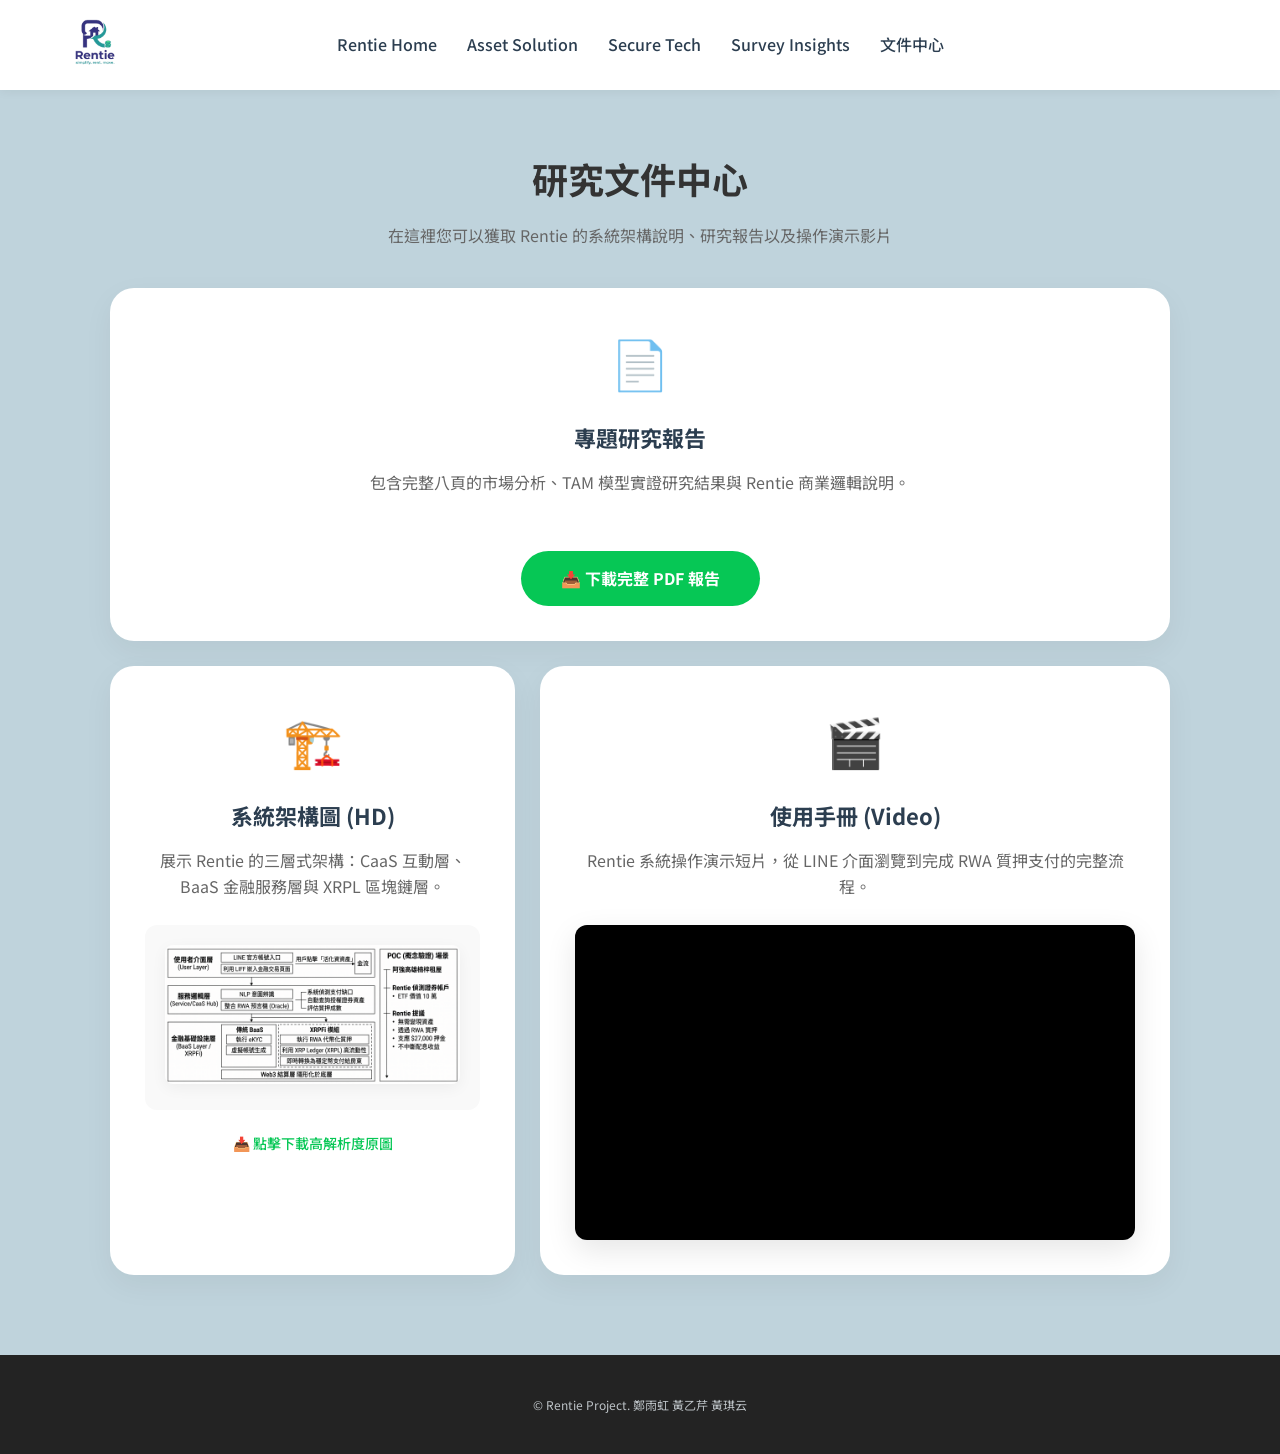
<file: doc_center.html>
<!DOCTYPE html>
<html lang="zh-TW">
<head>
    <meta charset="UTF-8">
    <meta name="viewport" content="width=device-width, initial-scale=1.0">
    <title>Rentie | 文件中心 - Rentie 研究資源</title>
    <link rel="icon" type="image/png" href="./logo.png">
    <link rel="stylesheet" href="./index.css?v=2">
    <link href="https://fonts.googleapis.com/css2?family=Noto+Sans+TC:wght@300;400;700&display=swap" rel="stylesheet">
    
</head>
<body>
    <nav class="navbar">
        <div class="nav-container">
            <a href="./index.html" class="logo">
                <img src="./logo.png" alt="Rentie Logo">
            </a>
            <ul class="nav-links">
                <li><a href="./index.html">Rentie Home</a></li>
                <li><a href="./solution.html">Asset Solution</a></li>
                <li><a href="./secure.html">Secure Tech</a></li>
                <li><a href="./insights.html">Survey Insights</a></li>
                <li><a href="./doc_center.html">文件中心</a></li>
            </ul>
            <div class="nav-placeholder"></div>
        </div>
    </nav>

    <main>
        
<div class="files-wrapper">
    <div class="container">

        <header class="files-header">
            <h1>研究文件中心</h1>
            <p>在這裡您可以獲取 Rentie 的系統架構說明、研究報告以及操作演示影片</p>
        </header>

        <div class="files-grid">

            <div class="bento-card file-card">
                <div class="file-icon">📄</div>
                <h3>專題研究報告</h3>
                <p>包含完整八頁的市場分析、TAM 模型實證研究結果與 Rentie 商業邏輯說明。</p>
                <div class="file-action">
                    <a href="./Rentie_Research.pdf" class="btn-main" download>
                        📥 下載完整 PDF 報告
                    </a>
                </div>
            </div>

            <div class="bento-card file-card">
                <div class="file-icon">🏗️</div>
                <h3>系統架構圖 (HD)</h3>
                <p>展示 Rentie 的三層式架構：CaaS 互動層、BaaS 金融服務層與 XRPL 區塊鏈層。</p>

                <div class="arch-preview" onclick="openImageModal()">
                    <img src="./architechure.png" alt="Rentie System Architecture" id="archImg"
                        class="clickable-img">
                    <div class="click-hint">🔍 點擊放大查看</div>
                </div>

                <div class="file-action">
                    <a href="./architechure.png" class="btn-sub" download>📥 點擊下載高解析度原圖</a>
                </div>
            </div>

            <div class="bento-card file-card">
                <div class="file-icon">🎬</div>
                <h3>使用手冊 (Video)</h3>
                <p>Rentie 系統操作演示短片，從 LINE 介面瀏覽到完成 RWA 質押支付的完整流程。</p>
                <div class="video-container">
                    <iframe width="560" height="315" src="https://www.youtube.com/embed/LesoMdhwD_Y?si=Iz-b55ba0dVVW7Cg" title="YouTube video player" frameborder="0" allow="accelerometer; autoplay; clipboard-write; encrypted-media; gyroscope; picture-in-picture; web-share" referrerpolicy="strict-origin-when-cross-origin" allowfullscreen></iframe>
                </div>
            </div>

        </div>
    </div>
</div>

<div id="imageModal" class="custom-modal" onclick="closeImageModal()">
    <span class="close-modal">&times;</span>
    <img class="modal-content" id="expandedImg">
</div>

    </main>

    <footer class="footer">
        <p>&copy; Rentie Project. 鄭雨虹  黃乙芹  黃琪云</p>
    </footer>

    <script>
        const observerOptions = { threshold: 0.15 };
        const observer = new IntersectionObserver((entries) => {
            entries.forEach(entry => {
                if (entry.isIntersecting) entry.target.classList.add('active');
            });
        }, observerOptions);
        document.querySelectorAll('.reveal').forEach(el => observer.observe(el));
    </script>

<button onclick="scrollToTop()" id="backToTopBtn" title="回最頂端">
    <span class="arrow">↑</span>
    <span class="text">TOP</span>
</button>

<script>
    // 取得按鈕
    const mybutton = document.getElementById("backToTopBtn");

    // 當使用者向下捲動 300px 時，顯示按鈕
    window.onscroll = function() {
        if (document.body.scrollTop > 300 || document.documentElement.scrollTop > 300) {
            mybutton.style.display = "flex";
            mybutton.style.opacity = "1";
        } else {
            mybutton.style.opacity = "0";
            // 延遲隱藏，讓淡出動畫跑完
            setTimeout(() => {
                if(mybutton.style.opacity === "0") mybutton.style.display = "none";
            }, 300);
        }
    };

    // 捲動到最頂端的函式
    function scrollToTop() {
        window.scrollTo({
            top: 0,
            behavior: 'smooth' // 讓捲動過程變得很滑順
        });
    }
</script>
    
<script>
    // 控制圖片放大的 JavaScript
    function openImageModal() {
        const modal = document.getElementById("imageModal");
        const img = document.getElementById("archImg");
        const modalImg = document.getElementById("expandedImg");

        modal.style.display = "flex"; // 顯示黑底區塊
        modalImg.src = img.src;       // 把原本圖片的路徑塞給放大的圖片
    }

    function closeImageModal() {
        document.getElementById("imageModal").style.display = "none"; // 點擊旁邊就隱藏
    }
</script>

</body>
</html>
</file>
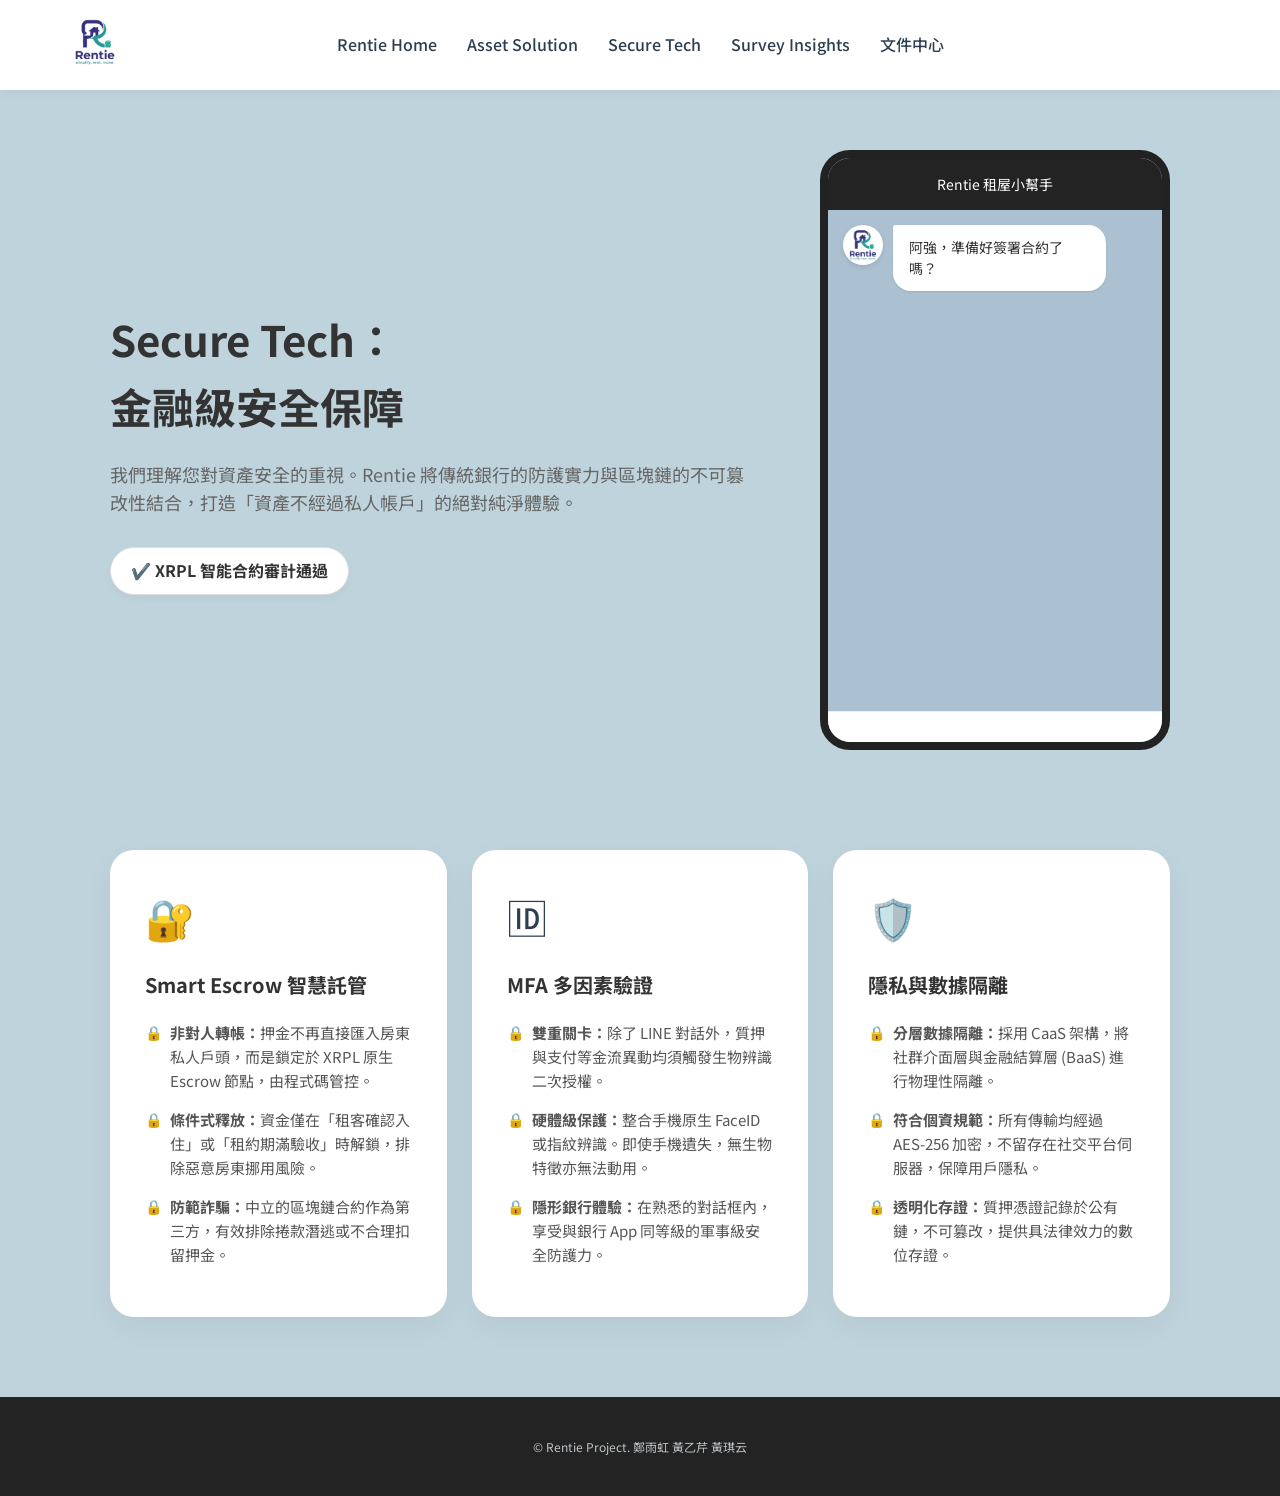
<file: secure.html>
<!DOCTYPE html>
<html lang="zh-TW">
<head>
    <meta charset="UTF-8">
    <meta name="viewport" content="width=device-width, initial-scale=1.0">
    <title>Rentie | Secure Tech - 隱形金融與安全機制</title>
    <link rel="icon" type="image/png" href="./logo.png">
    <link rel="stylesheet" href="./index.css?v=2">
    <link href="https://fonts.googleapis.com/css2?family=Noto+Sans+TC:wght@300;400;700&display=swap" rel="stylesheet">
    
</head>
<body>
    <nav class="navbar">
        <div class="nav-container">
            <a href="./index.html" class="logo">
                <img src="./logo.png" alt="Rentie Logo">
            </a>
            <ul class="nav-links">
                <li><a href="./index.html">Rentie Home</a></li>
                <li><a href="./solution.html">Asset Solution</a></li>
                <li><a href="./secure.html">Secure Tech</a></li>
                <li><a href="./insights.html">Survey Insights</a></li>
                <li><a href="./doc_center.html">文件中心</a></li>
            </ul>
            <div class="nav-placeholder"></div>
        </div>
    </nav>

    <main>
        
<div class="secure-wrapper">
    <div class="container">
        
        <section class="secure-hero">
            <div class="secure-info">
                <h1>Secure Tech：<br>金融級安全保障</h1>
                <p>我們理解您對資產安全的重視。Rentie 將傳統銀行的防護實力與區塊鏈的不可篡改性結合，打造「資產不經過私人帳戶」的絕對純淨體驗。</p>
                <div style="margin-top: 30px;">
                    <span class="trust-badge-inline">✔️ XRPL 智能合約審計通過</span>
                </div>
            </div>

            <div class="phone-wrapper" style="position: relative;">
                <div id="faceidOverlay" class="faceid-overlay">
                    <div class="faceid-icon">👤</div>
                    <p>FaceID 辨識中...</p>
                </div>

                <div class="phone-header">Rentie 租屋小幫手</div>
                <div class="chat-area" id="chatArea">
                    </div>
                <div class="action-area">
                    <button class="btn-chat" id="btnStep1" onclick="triggerStep2()">確認資產質押方案</button>
                    <button class="btn-chat" id="btnStep2" onclick="triggerStep3()">FaceID 安全授權</button>
                </div>
            </div>
        </section>

        <div class="secure-bento-grid">
            
            <div class="secure-card">
                <div class="card-icon">🔐</div>
                <div class="card-title">Smart Escrow 智慧託管</div>
                <ul class="card-content">
                    <li><strong>非對人轉帳：</strong>押金不再直接匯入房東私人戶頭，而是鎖定於 XRPL 原生 Escrow 節點，由程式碼管控。</li>
                    <li><strong>條件式釋放：</strong>資金僅在「租客確認入住」或「租約期滿驗收」時解鎖，排除惡意房東挪用風險。</li>
                    <li><strong>防範詐騙：</strong>中立的區塊鏈合約作為第三方，有效排除捲款潛逃或不合理扣留押金。</li>
                </ul>
            </div>

            <div class="secure-card">
                <div class="card-icon">🆔</div>
                <div class="card-title">MFA 多因素驗證</div>
                <ul class="card-content">
                    <li><strong>雙重關卡：</strong>除了 LINE 對話外，質押與支付等金流異動均須觸發生物辨識二次授權。</li>
                    <li><strong>硬體級保護：</strong>整合手機原生 FaceID 或指紋辨識。即使手機遺失，無生物特徵亦無法動用。</li>
                    <li><strong>隱形銀行體驗：</strong>在熟悉的對話框內，享受與銀行 App 同等級的軍事級安全防護力。</li>
                </ul>
            </div>

            <div class="secure-card">
                <div class="card-icon">🛡️</div>
                <div class="card-title">隱私與數據隔離</div>
                <ul class="card-content">
                    <li><strong>分層數據隔離：</strong>採用 CaaS 架構，將社群介面層與金融結算層 (BaaS) 進行物理性隔離。</li>
                    <li><strong>符合個資規範：</strong>所有傳輸均經過 AES-256 加密，不留存在社交平台伺服器，保障用戶隱私。</li>
                    <li><strong>透明化存證：</strong>質押憑證記錄於公有鏈，不可篡改，提供具法律效力的數位存證。</li>
                </ul>
            </div>

        </div>
    </div>
</div>

    </main>

    <footer class="footer">
        <p>&copy; Rentie Project. 鄭雨虹  黃乙芹  黃琪云</p>
    </footer>

    <script>
        const observerOptions = { threshold: 0.15 };
        const observer = new IntersectionObserver((entries) => {
            entries.forEach(entry => {
                if (entry.isIntersecting) entry.target.classList.add('active');
            });
        }, observerOptions);
        document.querySelectorAll('.reveal').forEach(el => observer.observe(el));
    </script>

<button onclick="scrollToTop()" id="backToTopBtn" title="回最頂端">
    <span class="arrow">↑</span>
    <span class="text">TOP</span>
</button>

<script>
    // 取得按鈕
    const mybutton = document.getElementById("backToTopBtn");

    // 當使用者向下捲動 300px 時，顯示按鈕
    window.onscroll = function() {
        if (document.body.scrollTop > 300 || document.documentElement.scrollTop > 300) {
            mybutton.style.display = "flex";
            mybutton.style.opacity = "1";
        } else {
            mybutton.style.opacity = "0";
            // 延遲隱藏，讓淡出動畫跑完
            setTimeout(() => {
                if(mybutton.style.opacity === "0") mybutton.style.display = "none";
            }, 300);
        }
    };

    // 捲動到最頂端的函式
    function scrollToTop() {
        window.scrollTo({
            top: 0,
            behavior: 'smooth' // 讓捲動過程變得很滑順
        });
    }
</script>
    
<script>
    const chatArea = document.getElementById('chatArea');
    const btnStep1 = document.getElementById('btnStep1');
    const btnStep2 = document.getElementById('btnStep2');
    const faceidOverlay = document.getElementById('faceidOverlay');

    function createMessage(text, sender, delay = 0, extraHTML = '') {
        setTimeout(() => {
            const msgContainer = document.createElement('div');
            msgContainer.className = `msg-wrapper ${sender}`;
            const avatarSrc = (sender === 'rentie') ? "./logo.png" : "./user.jpg";

            msgContainer.innerHTML = `
                <img src="${avatarSrc}" class="avatar" alt="${sender}">
                <div class="msg-bubble">
                    ${text}
                    ${extraHTML}
                </div>
            `;
            chatArea.appendChild(msgContainer);
            chatArea.scrollTop = chatArea.scrollHeight;
        }, delay);
    }

    window.onload = () => {
        createMessage("阿強，準備好簽署合約了嗎？", 'rentie', 500);
        createMessage("系統偵測到質押資產已就緒，押金將進入 <strong>Smart Escrow</strong> 託管。", 'rentie', 1500);
        setTimeout(() => { if(btnStep1) btnStep1.classList.add('active'); }, 2200);
    };

    function triggerStep2() {
        btnStep1.classList.remove('active');
        createMessage("確認方案，開始簽約", 'user', 0);
        createMessage("為了確保安全，請進行 FaceID 生物辨識授權。", 'rentie', 800);
        setTimeout(() => { if(btnStep2) btnStep2.classList.add('active'); }, 1500);
    }

    function triggerStep3() {
        btnStep2.classList.remove('active');
        // 觸發 FaceID 視覺效果
        faceidOverlay.classList.add('active');
        
        setTimeout(() => {
            faceidOverlay.classList.remove('active');
            createMessage("✅ 已通過 FaceID 硬體級授權", 'user', 0);
            createMessage("支付成功！押金已透過 XLS-66 協議安全鎖定，房東將於入住日收到撥款。", 'rentie', 1000);
        }, 2000); // 模擬辨識 2 秒
    }
</script>

</body>
</html>
</file>
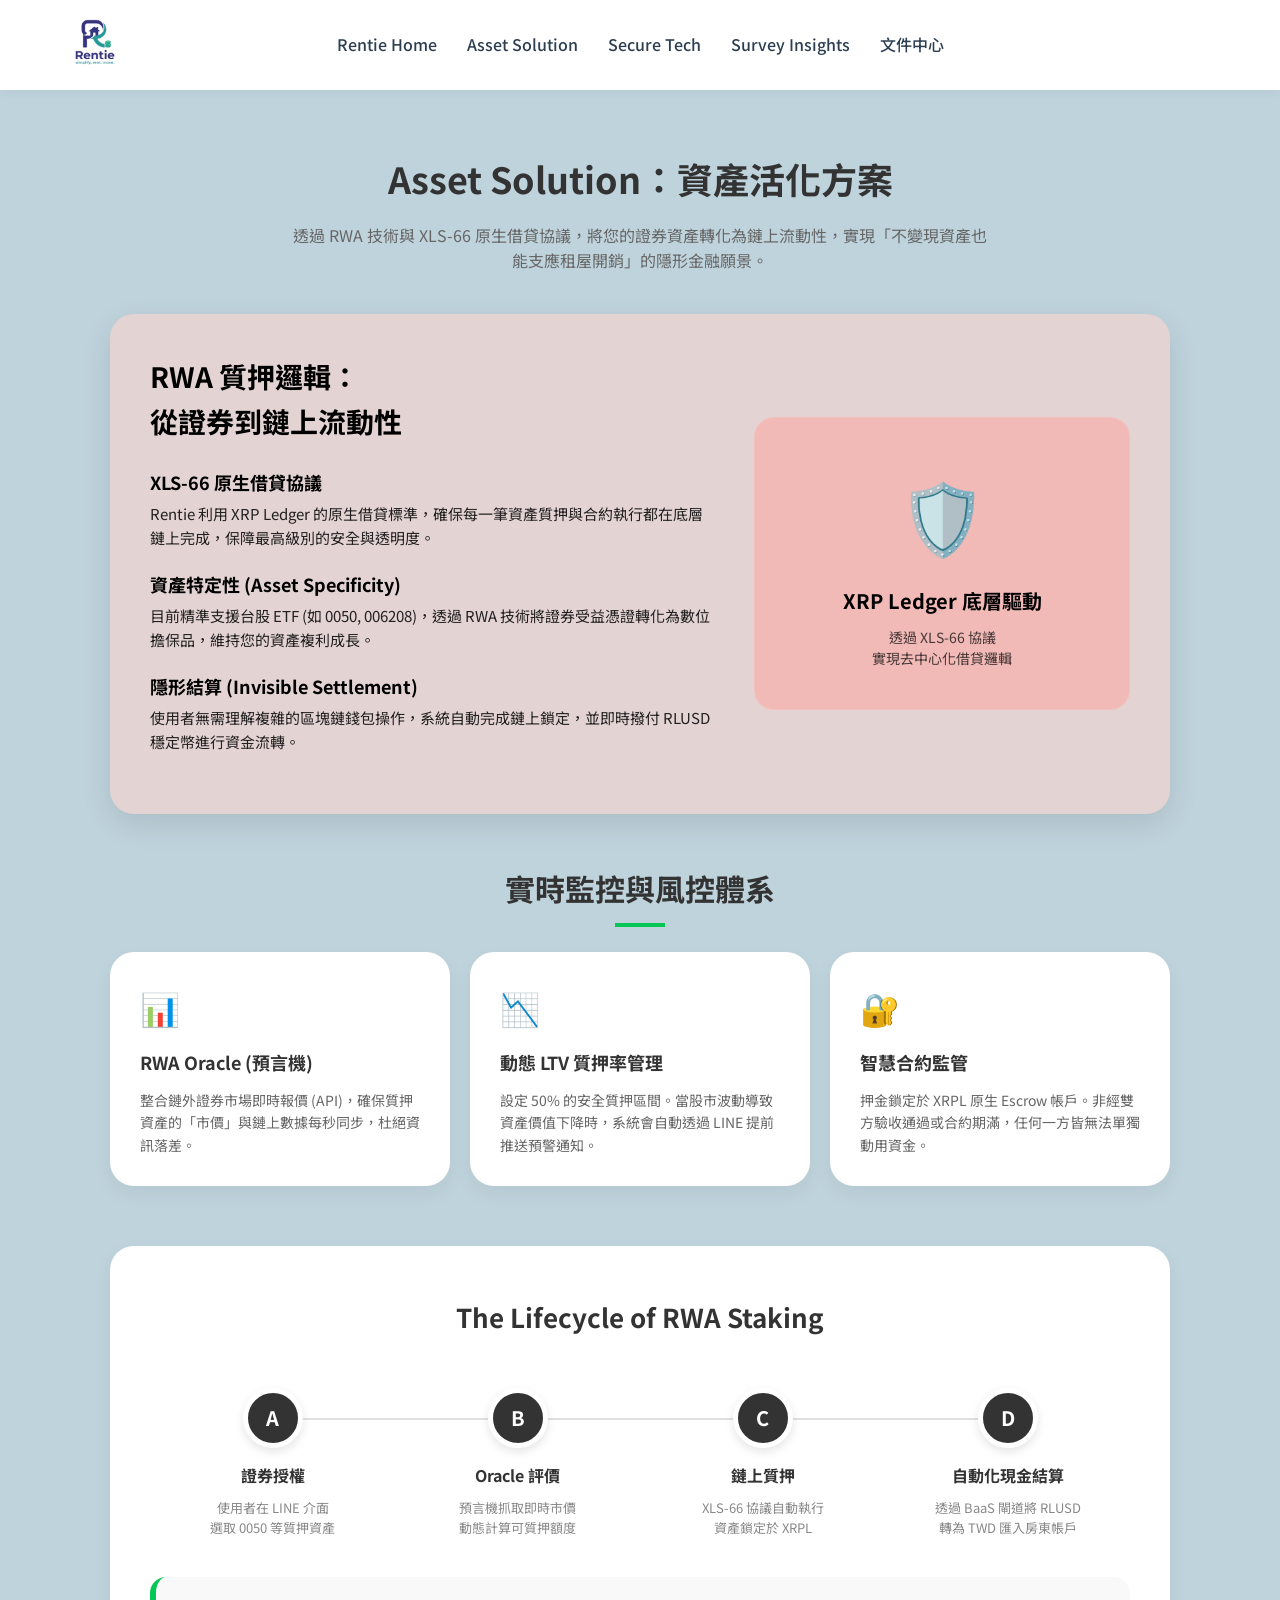
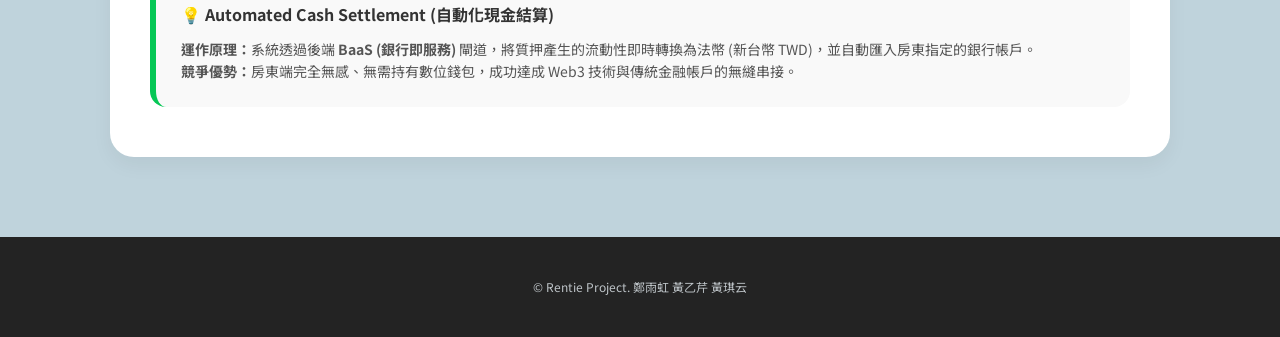
<file: solution.html>
<!DOCTYPE html>
<html lang="zh-TW">
<head>
    <meta charset="UTF-8">
    <meta name="viewport" content="width=device-width, initial-scale=1.0">
    <title>Rentie | Asset Solution - RWA 質押與技術架構</title>
    <link rel="icon" type="image/png" href="./logo.png">
    <link rel="stylesheet" href="./index.css?v=2">
    <link href="https://fonts.googleapis.com/css2?family=Noto+Sans+TC:wght@300;400;700&display=swap" rel="stylesheet">
    
</head>
<body>
    <nav class="navbar">
        <div class="nav-container">
            <a href="./index.html" class="logo">
                <img src="./logo.png" alt="Rentie Logo">
            </a>
            <ul class="nav-links">
                <li><a href="./index.html">Rentie Home</a></li>
                <li><a href="./solution.html">Asset Solution</a></li>
                <li><a href="./secure.html">Secure Tech</a></li>
                <li><a href="./insights.html">Survey Insights</a></li>
                <li><a href="./doc_center.html">文件中心</a></li>
            </ul>
            <div class="nav-placeholder"></div>
        </div>
    </nav>

    <main>
        
<div class="solution-wrapper">
    <div class="container">
        
        <header class="solution-header">
            <h1>Asset Solution：資產活化方案</h1>
            <p>透過 RWA 技術與 XLS-66 原生借貸協議，將您的證券資產轉化為鏈上流動性，實現「不變現資產也能支應租屋開銷」的隱形金融願景。</p>
        </header>

        <section class="tech-main-card">
            <div class="tech-content">
                <h2>RWA 質押邏輯：<br>從證券到鏈上流動性</h2>
                
                <div class="tech-point">
                    <h4>XLS-66 原生借貸協議</h4>
                    <p>Rentie 利用 XRP Ledger 的原生借貸標準，確保每一筆資產質押與合約執行都在底層鏈上完成，保障最高級別的安全與透明度。</p>
                </div>
                
                <div class="tech-point">
                    <h4>資產特定性 (Asset Specificity)</h4>
                    <p>目前精準支援台股 ETF (如 0050, 006208)，透過 RWA 技術將證券受益憑證轉化為數位擔保品，維持您的資產複利成長。</p>
                </div>
                
                <div class="tech-point">
                    <h4>隱形結算 (Invisible Settlement)</h4>
                    <p>使用者無需理解複雜的區塊鏈錢包操作，系統自動完成鏈上鎖定，並即時撥付 RLUSD 穩定幣進行資金流轉。</p>
                </div>
            </div>
            
            <div class="tech-visual-mini">
                <div class="shield-icon">🛡️</div>
                <h3 class="green-text">XRP Ledger 底層驅動</h3>
                <p class="sub-text">透過 XLS-66 協議<br>實現去中心化借貸邏輯</p>
            </div>
        </section>

        <h2 class="section-title">實時監控與風控體系</h2>
        <div class="risk-grid">
            <div class="risk-card">
                <span class="icon">📊</span>
                <h3>RWA Oracle (預言機)</h3>
                <p>整合鏈外證券市場即時報價 (API)，確保質押資產的「市價」與鏈上數據每秒同步，杜絕資訊落差。</p>
            </div>
            <div class="risk-card">
                <span class="icon">📉</span>
                <h3>動態 LTV 質押率管理</h3>
                <p>設定 50% 的安全質押區間。當股市波動導致資產價值下降時，系統會自動透過 LINE 提前推送預警通知。</p>
            </div>
            <div class="risk-card">
                <span class="icon">🔐</span>
                <h3>智慧合約監管</h3>
                <p>押金鎖定於 XRPL 原生 Escrow 帳戶。非經雙方驗收通過或合約期滿，任何一方皆無法單獨動用資金。</p>
            </div>
        </div>

        <div class="lifecycle-section">
            <h2 class="lifecycle-title">The Lifecycle of RWA Staking</h2>
            <div class="lifecycle-grid">
                
                <div class="step-item">
                    <div class="step-dot">A</div>
                    <h4>證券授權</h4>
                    <p>使用者在 LINE 介面<br>選取 0050 等質押資產</p>
                </div>

                <div class="step-item">
                    <div class="step-dot">B</div>
                    <h4>Oracle 評價</h4>
                    <p>預言機抓取即時市價<br>動態計算可質押額度</p>
                </div>

                <div class="step-item">
                    <div class="step-dot">C</div>
                    <h4>鏈上質押</h4>
                    <p>XLS-66 協議自動執行<br>資產鎖定於 XRPL</p>
                </div>

                <div class="step-item">
                    <div class="step-dot">D</div>
                    <h4>自動化現金結算</h4>
                    <p>透過 BaaS 閘道將 RLUSD<br>轉為 TWD 匯入房東帳戶</p>
                </div>

            </div>

            <div class="baas-notice">
                <h4>💡 Automated Cash Settlement (自動化現金結算)</h4>
                <p>
                    <strong>運作原理：</strong>系統透過後端 <strong>BaaS (銀行即服務)</strong> 閘道，將質押產生的流動性即時轉換為法幣 (新台幣 TWD)，並自動匯入房東指定的銀行帳戶。<br>
                    <strong>競爭優勢：</strong>房東端完全無感、無需持有數位錢包，成功達成 Web3 技術與傳統金融帳戶的無縫串接。
                </p>
            </div>
        </div>

    </div>
</div>

    </main>

    <footer class="footer">
        <p>&copy; Rentie Project. 鄭雨虹  黃乙芹  黃琪云</p>
    </footer>

    <script>
        const observerOptions = { threshold: 0.15 };
        const observer = new IntersectionObserver((entries) => {
            entries.forEach(entry => {
                if (entry.isIntersecting) entry.target.classList.add('active');
            });
        }, observerOptions);
        document.querySelectorAll('.reveal').forEach(el => observer.observe(el));
    </script>

<button onclick="scrollToTop()" id="backToTopBtn" title="回最頂端">
    <span class="arrow">↑</span>
    <span class="text">TOP</span>
</button>

<script>
    // 取得按鈕
    const mybutton = document.getElementById("backToTopBtn");

    // 當使用者向下捲動 300px 時，顯示按鈕
    window.onscroll = function() {
        if (document.body.scrollTop > 300 || document.documentElement.scrollTop > 300) {
            mybutton.style.display = "flex";
            mybutton.style.opacity = "1";
        } else {
            mybutton.style.opacity = "0";
            // 延遲隱藏，讓淡出動畫跑完
            setTimeout(() => {
                if(mybutton.style.opacity === "0") mybutton.style.display = "none";
            }, 300);
        }
    };

    // 捲動到最頂端的函式
    function scrollToTop() {
        window.scrollTo({
            top: 0,
            behavior: 'smooth' // 讓捲動過程變得很滑順
        });
    }
</script>
    
</body>
</html>
</file>
<file: index.css>
/* ==========================================================================
   Rentie 專案 - 核心樣式表 (Core Stylesheet)
   ========================================================================== */

/* --- 1. 全域變數 (CSS Variables) --- */
:root {
    /* 色彩計畫 */
    --oat-latte: #bfd3dc;      
    --charcoal: #333333;       /* 深炭灰文字 */
    --morandi-blue: #98A8B0;   /* 莫蘭迪藍 */
    --line-green: #06C755;     /* LINE 綠色點綴 */
    --light-gray: #F4F5F7;     /* 淺灰背景 */
    --dark-text: #2C3E50;      /* 深色字體 */
    --white: #ffffff;
    
    /* 圓角與陰影設定 */
    --radius-lg: 24px;
    --radius-md: 16px;
    --shadow: 0 10px 30px rgba(0, 0, 0, 0.05);
}

/* --- 2. 基礎重置與排版 (Reset & Base) --- */
* {
    margin: 0;
    padding: 0;
    box-sizing: border-box;
}

html {
    scroll-behavior: smooth; /* 平滑捲動 */
}

body {
    font-family: 'Noto Sans TC', sans-serif;
    color: var(--dark-text);
    line-height: 1.6;
    background-color: var(--light-gray);
}

.container {
    max-width: 1100px;
    margin: 0 auto;
    padding: 0 20px;
}

/* --- 3. 導覽列 (Navigation) --- */
.navbar {
    background: var(--white);
    width: 100%;
    height: 90px;
    position: sticky;
    top: 0;
    z-index: 1000;
    box-shadow: 0 2px 10px rgba(0, 0, 0, 0.05);
    display: flex;
    align-items: center;
}

.nav-container {
    display: grid;
    grid-template-columns: 1fr auto 1fr;
    align-items: center;
    width: 100%;
    padding: 0 40px;
}

.logo { justify-self: start; }
.logo img { height: 70px; width: auto; object-fit: contain; padding: 5px 0; transition: transform 0.3s ease; }

.nav-links { list-style: none; display: flex; gap: 30px; justify-self: center; }
.nav-links a { text-decoration: none; color: var(--dark-text); font-weight: 500; transition: 0.3s; }
.nav-links a:hover { color: var(--line-green); }
.nav-placeholder { justify-self: end; width: 0; }

/* --- 4. 共用 UI 元件 (Global Components) --- */
.section { padding: 100px 0; }

.section-title {
    font-size: 32px;
    font-weight: 700;
    text-align: center;
    margin: 80px 0 40px 0;
    color: var(--charcoal);
    position: relative;
}

.section-title::after {
    content: '';
    width: 50px;
    height: 4px;
    background: var(--line-green);
    position: absolute;
    bottom: -15px;
    left: 50%;
    transform: translateX(-50%);
}

.btn-main {
    display: inline-block;
    background: var(--line-green);
    color: var(--white);
    padding: 15px 40px;
    border-radius: 30px;
    text-decoration: none;
    font-weight: bold;
    margin-top: 30px;
    transition: 0.3s;
}

.btn-main:hover {
    transform: translateY(-3px);
    box-shadow: 0 10px 20px rgba(6, 199, 85, 0.3);
}

/* 進場動畫效果 (Reveal) */
.reveal { opacity: 0; transition: all 0.8s ease-out; }
.reveal.active { opacity: 1; animation: fadeInUp 0.8s ease-out forwards; }
@keyframes fadeInUp {
    from { opacity: 0; transform: translateY(30px); }
    to { opacity: 1; transform: translateY(0); }
}

/* --- 5. 首頁：便當格佈局 (Bento Grid) --- */
.home-wrapper {
    background-color: var(--oat-latte);
    padding-bottom: 80px;
    color: var(--charcoal);
}

.bento-container {
    max-width: 1200px;
    margin: 0 auto;
    padding: 0 20px;
}

.bento-card {
    background: var(--white);
    border-radius: var(--radius-lg);
    padding: 35px;
    box-shadow: var(--shadow);
    transition: transform 0.3s cubic-bezier(0.175, 0.885, 0.32, 1.275);
}
.bento-card:hover { transform: translateY(-5px); box-shadow: 0 15px 30px rgba(193,203,205); }

/* 服務流程 */
/* --- 1. 服務流程 (改為直向大卡片佈局) --- */
.steps-grid { 
    display: flex; 
    flex-direction: column; /* 🎯 關鍵：強制改為垂直向下排列 */
    gap: 40px; /* 卡片之間的距離拉大 */
    max-width: 900px; /* 限制最大寬度，讓文字不會太散，畫面集中 */
    margin: 0 auto; 
}

.step-card { 
    text-align: center; 
    padding: 40px 50px; /* 內部留白加大，看起來更大氣 */
}

.step-num {
    width: 50px; 
    height: 50px; /* 數字圈圈放大 */
    background: var(--charcoal); 
    color: var(--oat-latte);
    border-radius: 50%; 
    display: flex; 
    align-items: center; 
    justify-content: center;
    font-size: 24px; 
    font-weight: bold; 
    margin: 0 auto 20px auto;
}

.step-card h3 { 
    margin-bottom: 15px; 
    font-size: 24px; 
    font-weight: 700; 
}

.step-card p { 
    max-width: 600px; /* 限制說明文字的寬度，讓排版更居中對齊 */
    margin: 0 auto; 
    color: #555; 
    font-size: 16px; 
    line-height: 1.6; 
}

.mockup-box { 
    background: transparent; /* 移除原本的灰色底色，讓圖片更融入 */
    height: auto; /* 高度自動適應你的圖片 */
    margin-top: 30px; 
    display: flex; 
    align-items: center; 
    justify-content: center; 
    border: none; /* 移除虛線邊框 */
}

/* 🎯 專門對付你放進去的圖片，讓它自適應且不會超出版界 */
.mockup-box img {
    width: 100%;
    max-width: 100%;
    height: auto;
    border-radius: 12px;
    box-shadow: 0 5px 20px rgba(0,0,0,0.08); /* 給圖片加一點高級感陰影 */
}
/* Persona 受眾卡片 */
.persona-grid { display: grid; grid-template-columns: repeat(2, 1fr); gap: 20px; }
.persona-card { display: flex; flex-direction: column; gap: 20px; }
.persona-card.oat-bg { background: var(--oat-latte); color: var(--charcoal); border: 1px solid rgb(249, 217, 211); }
.persona-card.charcoal-bg { background: rgba(211,191,187); color: var(--black); }
.persona-header { display: flex; align-items: center; gap: 20px; }
.persona-avatar { width: 80px; height: 80px; border-radius: 50%; object-fit: cover; border: 4px solid var(--white); box-shadow: 0 4px 10px rgba(193 203 205); }
.persona-card.charcoal-bg .persona-avatar { border-color: var(--charcoal); box-shadow: 0 0 0 4px var(--oat-latte); }
.persona-quote { font-size: 18px; font-style: italic; font-weight: 700; padding-left: 15px; border-left: 4px solid var(--charcoal); margin: 10px 0; line-height: 1.5; }


/* 核心優勢與信任背書 */
.value-grid { display: grid; grid-template-columns: repeat(3, 1fr); gap: 20px; }
.trust-section { text-align: center; margin-top: 80px; }
.trust-logos { display: flex; justify-content: center; gap: 20px; margin-top: 20px; flex-wrap: wrap; }
.trust-badge { padding: 12px 25px; background: var(--white); border-radius: 30px; font-weight: 700; color: var(--charcoal); box-shadow: 0 4px 10px rgba(0, 0, 0, 0.05); border: 1px solid #eee; }


/* --- 6. 首頁：AI 對話大門 (Hero Chat) --- */
.hero-chat-container { display: flex; flex-direction: column; align-items: center; justify-content: center; text-align: center; padding: 80px 20px; }
.hero-ai-title { font-size: 48px; margin-bottom: 15px; color: #333; }
.hero-ai-title .highlight { color: #2B4C7E; }
.hero-ai-subtitle { font-size: 20px; color: #666; margin-bottom: 40px; }
.hero-stats { display: flex; gap: 60px; margin-bottom: 50px; }
.hero-input-wrapper { width: 100%; max-width: 800px; position: relative; z-index: 10; }

.input-box { display: flex; align-items: center; background: var(--white); border-radius: 40px; padding: 10px 20px; box-shadow: var(--shadow); border: 1px solid #eee; }
.input-box .icon-bot { font-size: 24px; margin-right: 15px; }
.input-box input { flex: 1; border: none; background: transparent; font-size: 18px; padding: 15px 0; outline: none; color: #333; }
.input-box .btn-send { background: #2B4C7E; color: white; border: none; border-radius: 50%; width: 45px; height: 45px; cursor: pointer; font-size: 18px; transition: 0.3s; }
.input-box .btn-send:hover { background: #1e3a63; transform: scale(1.05); }

.suggestion-chips { display: flex; justify-content: center; gap: 15px; margin-top: 25px; flex-wrap: wrap; }
.suggestion-chips button { background: transparent; border: 1px solid #ccc; padding: 10px 20px; border-radius: 25px; font-size: 15px; color: #555; cursor: pointer; transition: 0.3s; }
.suggestion-chips button:hover { border-color: #2B4C7E; color: #2B4C7E; background: #f0f4f8; }

.main-ai-chat-area { width: 100%; max-width: 800px; background: #F8F9FA; border-radius: 20px; border: 1px solid #eee; margin-top: 20px; padding: 30px; height: 400px; overflow-y: auto; text-align: left; transition: all 0.5s ease; }
.main-ai-chat-area.hidden { display: none; }


/* --- 7. AI 聊天室共用氣泡樣式 --- */
.msg-wrapper { display: flex; align-items: flex-start; margin-bottom: 15px; gap: 10px; width: 100%; animation: softFadeIn 0.3s ease-out forwards; }
@keyframes softFadeIn { from { opacity: 0; transform: translateY(10px); } to { opacity: 1; transform: translateY(0); } }

.msg-wrapper.rentie { flex-direction: row; }
.msg-wrapper.user { flex-direction: row-reverse; }

.avatar { width: 40px; height: 40px; border-radius: 50%; background-color: var(--white); object-fit: cover; box-shadow: 0 2px 5px rgba(0, 0, 0, 0.1); flex-shrink: 0; }
.msg-bubble { padding: 12px 16px; border-radius: 18px; font-size: 14px; line-height: 1.5; max-width: 70%; position: relative; box-shadow: 0 1px 2px rgba(0, 0, 0, 0.1); }
.rentie .msg-bubble { background: var(--white); color: #333; border-top-left-radius: 2px; }
.user .msg-bubble { background: var(--line-green); color: var(--white); border-top-right-radius: 2px; }


/* --- 8. 問卷儀表板 (Survey Dashboard) --- */
.dashboard-bg { background-color: #f4f7f6; padding-top: 40px; padding-bottom: 60px; min-height: 100vh;}
.kpi-grid { display: grid; grid-template-columns: repeat(3, 1fr); gap: 20px; margin-bottom: 30px; }
.kpi-card { background: var(--white); border-radius: 12px; padding: 25px; box-shadow: var(--shadow); border-left: 5px solid #2B4C7E; transition: transform 0.3s ease; }
.kpi-card:hover { transform: translateY(-5px); }
.kpi-card h4 { margin: 0 0 10px 0; color: #666; font-size: 15px; font-weight: 500;}
.kpi-value { font-size: 32px; font-weight: 700; color: #333; }
.kpi-trend { margin-top: 10px; font-size: 13px; font-weight: 600; }
.kpi-trend.positive { color: #06C755; }
.kpi-trend.neutral { color: #f39c12; }

.charts-grid { display: grid; grid-template-columns: 1.2fr 0.8fr; gap: 25px; margin-bottom: 30px; }
.chart-card { background: var(--white); border-radius: 12px; padding: 25px; box-shadow: var(--shadow); }
.chart-title { font-size: 18px; color: #2B4C7E; margin: 0 0 20px 0; padding-bottom: 12px; border-bottom: 1px solid #eee; font-weight: 700; }
.chart-container { position: relative; height: 380px; width: 100%; }

.insight-summary-card { background: #2B4C7E; color: var(--white); padding: 25px; border-radius: 12px; display: flex; align-items: center; gap: 20px; box-shadow: 0 10px 20px rgba(43, 76, 126, 0.15); }
.insight-summary-card p { margin: 0; line-height: 1.7; font-size: 15px; }


/* --- 9. 其他頁面共用元件 (Other Pages) --- */
.tech-bg { background: #E9ECEF; }
.tech-grid { display: grid; grid-template-columns: repeat(3, 1fr); gap: 30px; text-align: center; }
.tech-item .icon { font-size: 40px; margin-bottom: 20px; }
.caas-flex { display: flex; align-items: center; gap: 60px; }
.caas-info { flex: 1; }
.phone-wrapper { width: 350px; height: 600px; background: #ABC1D1; border-radius: 30px; border: 8px solid #222; display: flex; flex-direction: column; overflow: hidden; }
.phone-header { background: #232323; color: white; padding: 15px; text-align: center; font-size: 14px; }
.chat-area { flex: 1; padding: 15px; overflow-y: auto; display: flex; flex-direction: column; gap: 10px; }
.action-area { padding: 15px; background: white; border-top: 1px solid #EEE; }
.btn-chat { width: 100%; padding: 10px; background: var(--line-green); color: white; border: none; border-radius: 20px; cursor: pointer; display: none; font-weight: bold; margin-bottom: 5px; }
.btn-chat.active { display: block; }
.footer { text-align: center; padding: 40px 0; background: #232323; color: #BDC3C7; font-size: 12px; }


/* --- 10. 響應式佈局 (Media Queries) --- */
@media (max-width: 992px) {
    .steps-grid, .persona-grid, .value-grid, .tech-grid, .kpi-grid, .charts-grid { grid-template-columns: 1fr; }
    .hero-stats { flex-direction: column; gap: 20px; }
}

@media (max-width: 768px) {
    .nav-container { display: flex; flex-direction: column; gap: 15px; padding: 15px; }
    .caas-flex { flex-direction: column; }
    .section-title { font-size: 26px; }
}

/* ----------分頁2------------ */
/* --- 11. 資產活化頁面 (Asset Solution) --- */
/* =========================================
   11. 資產活化頁面 (Asset Solution)
   ========================================= */

.solution-wrapper {
    background-color: var(--oat-latte, #F5F5DC);
    padding-bottom: 80px;
    min-height: 100vh;
    color: var(--charcoal, #333333);
}

.solution-header {
    text-align: center;
    padding: 60px 0 40px;
}
.solution-header h1 { font-size: 36px; font-weight: 700; margin-bottom: 15px; color: var(--charcoal, #333333); }
.solution-header p { color: #666; max-width: 700px; margin: 0 auto; line-height: 1.6; }

/* 1. 核心技術架構 (深色卡片) */
.tech-main-card {
    background-color: rgb(227, 212, 211);
    color: black;
    border-radius: 24px;
    padding: 40px;
    margin-bottom: 50px;
    display: grid;
    grid-template-columns: 1.2fr 0.8fr;
    gap: 40px;
    align-items: center;
    box-shadow: 0 10px 30px rgba(0,0,0,0.1);
}
.tech-content h2 { color: var( #000000); margin-bottom: 25px; font-size: 28px; font-weight: 700; }
.tech-point { margin-bottom: 20px; }
.tech-point h4 { color: var(--black); font-size: 18px; margin-bottom: 5px; font-weight: 700; }
.tech-point p { font-size: 15px; opacity: 0.85; line-height: 1.6; }

.tech-visual-mini {
    background: rgb(241, 186, 183);
    border: 1px solid rgba(255,255,255,0.1);
    border-radius: 20px;
    padding: 40px;
    text-align: center;
}
.shield-icon { font-size: 70px; margin-bottom: 15px; }
.green-text { color: var(--black); font-weight: 700; font-size: 20px; margin-bottom: 10px; }
.sub-text { opacity: 0.7; font-size: 14px; line-height: 1.5; }

/* 2. 風控體系 (三格白卡) */
.solution-wrapper .section-title {
    text-align: center; font-size: 30px; font-weight: 700; margin: 0 0 40px 0; color: var(--charcoal, #333333); position: relative;
}
.solution-wrapper .section-title::after {
    content: ''; width: 50px; height: 4px; background: var(--line-green, #06C755); position: absolute; bottom: -15px; left: 50%; transform: translateX(-50%);
}

.risk-grid {
    display: grid; grid-template-columns: repeat(3, 1fr); gap: 20px; margin-bottom: 60px;
}
.risk-card {
    background: #FFFFFF; padding: 30px; border-radius: 24px;
    box-shadow: 0 8px 20px rgba(0,0,0,0.05); transition: transform 0.3s;
}
.risk-card:hover { transform: translateY(-5px); }
.risk-card .icon { font-size: 32px; display: block; margin-bottom: 15px; }
.risk-card h3 { font-size: 18px; font-weight: 700; margin-bottom: 12px; color: var(--charcoal, #333333); }
.risk-card p { font-size: 14px; color: #666; line-height: 1.6; }

/* 3. 生命週期 (橫向流程) */
.lifecycle-section {
    background: #FFFFFF; border-radius: 24px; padding: 50px 40px;
    box-shadow: 0 8px 20px rgba(0,0,0,0.05);
}
.lifecycle-title { text-align: center; font-size: 26px; font-weight: 700; color: var(--charcoal, #333333); margin-bottom: 50px; }

.lifecycle-grid {
    display: flex; justify-content: space-between; position: relative; margin-bottom: 40px;
}
/* 步驟中間的灰色橫線 */
.lifecycle-grid::after {
    content: ''; position: absolute; top: 30px; left: 10%; right: 10%;
    height: 2px; background: #E0E0E0; z-index: 1;
}
.step-item { flex: 1; text-align: center; position: relative; z-index: 2; padding: 0 10px; }
.step-dot {
    width: 60px; height: 60px; background: var(--charcoal, #333333); color: #FFFFFF;
    border-radius: 50%; display: flex; align-items: center; justify-content: center;
    margin: 0 auto 15px; font-size: 20px; font-weight: 700;
    border: 5px solid #FFFFFF; box-shadow: 0 4px 10px rgba(0,0,0,0.1);
}
.step-item h4 { font-size: 16px; font-weight: 700; color: var(--charcoal, #333333); margin-bottom: 10px; }
.step-item p { font-size: 13px; color: #888; line-height: 1.5; }

/* 補充說明區塊 */
.baas-notice {
    background: #F9F9F9; padding: 25px; border-radius: 16px;
    border-left: 6px solid var(--line-green, #06C755);
}
.baas-notice h4 { font-weight: 700; color: var(--charcoal, #333333); margin-bottom: 10px; }
.baas-notice p { font-size: 14px; color: #555; line-height: 1.6; margin: 0;}

/* 手機版設定 (自動變成直立排列) */
@media (max-width: 992px) {
    .tech-main-card { grid-template-columns: 1fr; }
    .risk-grid { grid-template-columns: 1fr; }
    .lifecycle-grid { flex-direction: column; gap: 30px; }
    .lifecycle-grid::after { display: none; }
}

/* -----第三頁 */
/* =========================================
   12. 安全科技頁面 (Secure Tech)
   ========================================= */

.secure-wrapper {
    background-color: var(--oat-latte, #F5F5DC);
    padding-bottom: 80px;
    min-height: 100vh;
}

/* 頂部 Hero 區：標題與互動手機 */
.secure-hero {
    padding: 60px 0;
    display: flex;
    align-items: center;
    gap: 60px;
}

.secure-info { flex: 1; }
.secure-info h1 { font-size: 42px; font-weight: 700; margin-bottom: 20px; color: var(--charcoal, #333333); }
.secure-info p { font-size: 18px; color: #666; line-height: 1.6; }

.trust-badge-inline {
    background: #ffffff;
    padding: 10px 20px;
    border-radius: 30px;
    border: 1px solid #ddd;
    font-weight: 700;
    color: var(--charcoal, #333333);
    display: inline-block;
    box-shadow: 0 4px 10px rgba(0,0,0,0.03);
}

/* 安全便當格 (Bento Grid) */
.secure-bento-grid {
    display: grid;
    grid-template-columns: repeat(3, 1fr);
    gap: 25px;
    margin-top: 40px;
}

.secure-card {
    background: #ffffff;
    border-radius: var(--radius-lg, 24px);
    padding: 35px;
    box-shadow: var(--shadow, 0 10px 30px rgba(0,0,0,0.05));
    transition: transform 0.3s ease;
    display: flex;
    flex-direction: column;
}
.secure-card:hover { transform: translateY(-5px); }

.card-icon { font-size: 40px; margin-bottom: 20px; }
.card-title { 
    font-size: 20px; 
    font-weight: 700; 
    margin-bottom: 20px; 
    color: var(--charcoal, #333333); 
    display: flex; 
    align-items: center; 
    gap: 10px;
}

.card-content { list-style: none; padding: 0; }
.card-content li { 
    margin-bottom: 15px; 
    font-size: 15px; 
    line-height: 1.6; 
    color: #555;
    padding-left: 25px;
    position: relative;
}
.card-content li::before {
    content: '🔒';
    position: absolute;
    left: 0;
    font-size: 14px;
}

/* 手機模擬器內部的 FaceID 模擬 */
.faceid-overlay {
    position: absolute;
    top: 0; left: 0; width: 100%; height: 100%;
    background: rgba(0,0,0,0.7);
    display: flex;
    flex-direction: column;
    align-items: center;
    justify-content: center;
    color: white;
    z-index: 100;
    border-radius: 20px; /* 貼合手機框 */
    opacity: 0;
    pointer-events: none;
    transition: 0.3s ease;
}
.faceid-overlay.active { opacity: 1; pointer-events: auto; }
.faceid-icon { font-size: 60px; margin-bottom: 15px; animation: pulse 1.5s infinite; }

@keyframes pulse {
    0% { transform: scale(1); }
    50% { transform: scale(1.1); }
    100% { transform: scale(1); }
}

/* 響應式：手機版自動變成直向 */
@media (max-width: 992px) {
    .secure-hero { flex-direction: column; text-align: center; }
    .secure-bento-grid { grid-template-columns: 1fr; }
}

/* --------第四頁 */
/* =========================================
   問卷儀表板：額外擴充樣式 (Survey Insights)
   ========================================= */

.insights-header { padding: 40px 0 30px; text-align: center; }
.insights-header h1 { font-size: 36px; font-weight: 700; color: var(--charcoal, #333333); margin-bottom: 10px; }
.insights-header p { color: #666; }

.kpi-card.success-kpi { border-left-color: var(--line-green, #06C755); }
.kpi-card.success-kpi .kpi-trend { color: var(--charcoal, #333333); }

.chart-container.custom-height {
    height: 420px; 
    display: flex;
    justify-content: center; /* 確保畫布置中 */
    align-items: center;
}
.chart-card h3.chart-title {
    text-align: center;
    margin-bottom: 25px;
    color: var(--charcoal, #333333);
}
.insight-summary-card.summary-margin { margin-top: 10px; }

/* ----最後一頁 */
/* =========================================
   13. 研究文件中心 (File Center)
   ========================================= */

.files-wrapper {
    background-color: var(--oat-latte, #F5F5DC);
    padding-bottom: 80px;
    min-height: 100vh;
}

.files-header {
    text-align: center;
    padding: 60px 0 40px;
}
.files-header h1 { font-size: 36px; font-weight: 700; color: var(--charcoal); margin-bottom: 15px; }
.files-header p { color: #666; }

/* 文件網格佈局 */
.files-grid {
    display: grid;
    grid-template-columns: repeat(2, 1fr); /* 兩欄佈局 */
    gap: 25px;
}

/* 第一個下載卡片佔滿兩欄 (或維持單欄，看你喜好) */
.file-card:first-child {
    grid-column: span 2;
}

.file-card {
    text-align: center;
}
.file-icon { font-size: 48px; margin-bottom: 20px; }
.file-card h3 { font-size: 22px; font-weight: 700; margin-bottom: 15px; }
.file-card p { color: #666; margin-bottom: 25px; line-height: 1.6; }

/* 圖片預覽區域 */
.arch-preview {
    background: #f9f9f9;
    padding: 20px;
    border-radius: 12px;
    margin-bottom: 20px;
    position: relative; /* 為了讓放大提示定位 */
    cursor: pointer;    /* 滑鼠變手指 */
    overflow: hidden;
}
.arch-preview img {
    max-width: 100%;
    height: auto;
    border-radius: 8px;
    box-shadow: 0 4px 15px rgba(0,0,0,0.05);
}
.clickable-img {
    max-width: 100%;
    height: auto;
    border-radius: 8px;
    box-shadow: 0 4px 15px rgba(0,0,0,0.05);
    transition: transform 0.3s ease; /* 圖片微縮放動畫 */
}

/* 滑鼠移過去時，圖片微微放大 */
.arch-preview:hover .clickable-img {
    transform: scale(1.02);
}

/* "點擊放大" 的黑色小提示框 */
.click-hint {
    position: absolute;
    bottom: 30px;
    right: 30px;
    background: rgba(0, 0, 0, 0.7);
    color: white;
    padding: 6px 14px;
    border-radius: 20px;
    font-size: 13px;
    font-weight: bold;
    pointer-events: none;
    opacity: 0;
    transition: opacity 0.3s ease;
}

/* 滑鼠移過去時，提示框浮現 */
.arch-preview:hover .click-hint {
    opacity: 1;
}
/* --- 新增：黑底全螢幕模態框 (Lightbox) 樣式 --- */
.custom-modal {
    display: none; /* 預設隱藏 */
    position: fixed;
    z-index: 9999;
    left: 0;
    top: 0;
    width: 100%;
    height: 100%;
    background-color: rgba(0, 0, 0, 0.85); /* 半透明黑底 */
    backdrop-filter: blur(5px); /* 背景模糊化，增加高級感 */
    align-items: center;
    justify-content: center;
    cursor: zoom-out; /* 滑鼠變成縮小圖示，提示可以點擊關閉 */
}

/* 放大的圖片本體 */
.modal-content {
    max-width: 90%;
    max-height: 90vh;
    border-radius: 12px;
    box-shadow: 0 10px 40px rgba(0,0,0,0.3);
    animation: zoomIn 0.3s cubic-bezier(0.175, 0.885, 0.32, 1.275); /* 彈跳進場動畫 */
}

@keyframes zoomIn {
    from { transform: scale(0.8); opacity: 0; }
    to { transform: scale(1); opacity: 1; }
}

/* 右上角的打叉關閉按鈕 */
.close-modal {
    position: absolute;
    top: 30px;
    right: 50px;
    color: #f1f1f1;
    font-size: 50px;
    font-weight: bold;
    cursor: pointer;
    transition: 0.3s;
}

.close-modal:hover {
    color: var(--line-green, #06C755);
}
/* 影片預覽區域 */
.video-container {
    background: #333;
    border-radius: 12px;
    overflow: hidden;
    min-height: 200px;
    display: flex;
    align-items: center;
    justify-content: center;
}
.video-placeholder {
    color: #999;
    font-size: 14px;
}

/* 按鈕樣式微調 */
.btn-sub {
    font-size: 14px;
    color: var(--line-green);
    text-decoration: none;
    font-weight: 500;
}
.btn-sub:hover { text-decoration: underline; }

/* 手機版變單欄 */
@media (max-width: 768px) {
    .files-grid { grid-template-columns: 1fr; }
    .file-card:first-child { grid-column: span 1; }
}

/* 置頂按鈕 */
/* =========================================
   14. 全域置頂按鈕 (Back to Top Button)
   ========================================= */

#backToTopBtn {
    display: none; /* 預設隱藏 */
    position: fixed;
    bottom: 30px;
    right: 30px;
    z-index: 1000;
    width: 60px;
    height: 60px;
    background-color: var(--charcoal, #333333);
    color: var(--oat-latte, #F5F5DC);
    cursor: pointer;
    border: none;
    border-radius: 50%;
    flex-direction: column;
    align-items: center;
    justify-content: center;
    box-shadow: 0 4px 15px rgba(0, 0, 0, 0.2);
    transition: all 0.3s ease;
    opacity: 0;
}

#backToTopBtn:hover {
    background-color: var(--line-green, #06C755);
    transform: translateY(-5px); /* 移過去會微微往上浮 */
}

#backToTopBtn .arrow {
    font-size: 20px;
    font-weight: bold;
    line-height: 1;
}

#backToTopBtn .text {
    font-size: 10px;
    font-weight: 700;
    margin-top: 2px;
}

/* 手機版縮小一點，避免擋到內容 */
@media (max-width: 768px) {
    #backToTopBtn {
        bottom: 20px;
        right: 20px;
        width: 50px;
        height: 50px;
    }
}
/* --- 修改原本的影片容器樣式 --- */
.video-container {
    background: #000; /* 影片背景通常設為純黑 */
    border-radius: 12px;
    overflow: hidden;
    line-height: 0; /* 消除影片下方細微的白邊 */
    box-shadow: 0 10px 30px rgba(0,0,0,0.1);
}

.main-video {
    display: block;
    outline: none;
}
</file>
